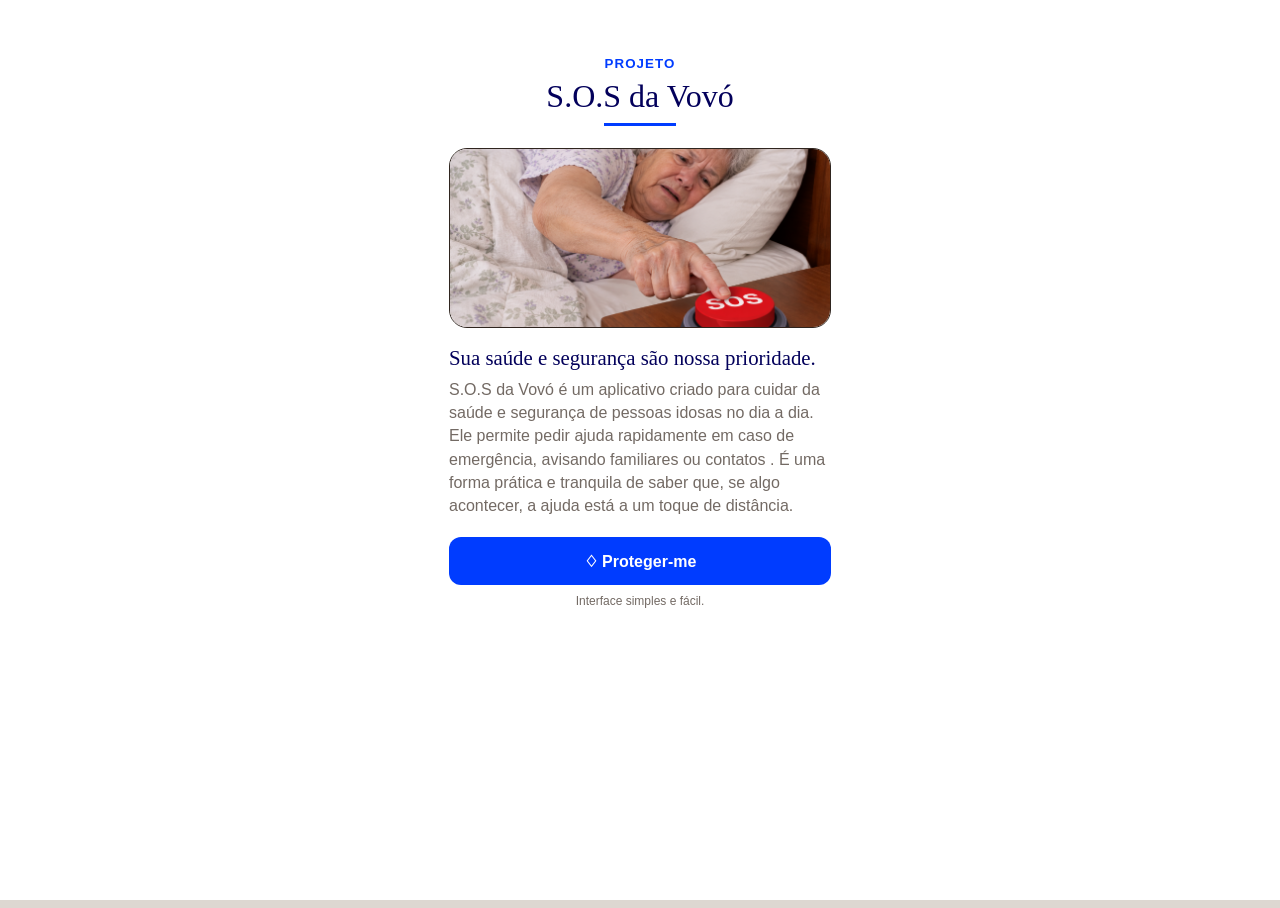
<file: index.html>
<!DOCTYPE html>
<html lang="pt-BR">
  <head>
    <meta charset="UTF-8" />
    <meta name="viewport" content="width=device-width, initial-scale=1.0" />
    <title>S.O.S da Vovó - Início</title>
    <link rel="stylesheet" href="css/style.css" />
  </head>
  <body>
    <section
      class="splash"
      id="splash-apresentacao"
      aria-label="Apresentação do aplicativo"
    >
      <div class="splash-caixa">
        <header class="splash-marca">
          <small>PROJETO</small>
          <h1>S.O.S da Vovó</h1>
        </header>

        <img
          class="splash-imagem"
          src="assets/S.O.S da Vovó.png"
          alt="Mulher idosa deitada apertando um botão de S.O.S"
          id="imagem-capa"
        />

        <h2 class="splash-titulo">
          Sua saúde e segurança são nossa prioridade.
        </h2>

        <p class="splash-descricao">
          S.O.S da Vovó é um aplicativo criado para cuidar da saúde e segurança
          de pessoas idosas no dia a dia. Ele permite pedir ajuda rapidamente em
          caso de emergência, avisando familiares ou contatos . É uma forma
          prática e tranquila de saber que, se algo acontecer, a ajuda está a um
          toque de distância.
        </p>

        <button class="botao-primario" id="Acessar " type="button">
          ♢ Proteger-me
        </button>

        <p class="splash-rodape">Interface simples e fácil.</p>
      </div>
    </section>

    <main class="app-shell" id="pagina-inicio">
      <div class="app-conteudo">
        <header class="boas-vindas" id="cabecalho-inicio">
          <div>
            <p class="texto-suave">Olá, querida senhora</p>
            <h1>Seu aplicativo está ativo</h1>
          </div>
          <span class="icone-circular" aria-hidden="true">♢</span>
        </header>

        <hr class="divisor" />

        <section aria-labelledby="titulo-acoes">
          <h2 id="titulo-acoes">O que deseja fazer agora?</h2>

          <div class="acoes-home">
            <a class="acao-home" id="atalho-analisar" href="analise.html">
              <article class="cartao">
                <span class="icone-circular">▣</span>
                <div>
                  <h3>Analisar uma Mensagem</h3>
                  <p>
                    Cole a conversa suspeita para descobrir se é um golpe de
                    impostor.
                  </p>
                </div>
              </article>
            </a>

            <a class="acao-home" id="atalho-verificar" href="verificar.html">
              <article class="cartao">
                <span class="icone-circular">♧</span>
                <div>
                  <h3>Verificar Perfil dele</h3>
                  <p>
                    Responda a perguntas rápidas sobre as promessas e
                    comportamentos dele.
                  </p>
                </div>
              </article>
            </a>
          </div>
        </section>

        <section aria-labelledby="titulo-historias">
          <h2 id="titulo-historias">Histórias comuns de golpe</h2>

          <div class="historias">
            <article class="historia-card" id="historia-engenheiro">
              <h3>⚠ O Falso Engenheiro de Petróleo</h3>
              <p>
                Diz trabalhar em alto-mar, declara amor rápido e pede ajuda para
                “liberar equipamentos”.
              </p>
            </article>

            <article class="historia-card" id="historia-militar">
              <h3>⚠ O Médico Militar Estrangeiro</h3>
              <p>
                Alega estar em missão de paz. Pede dinheiro para taxas de viagem
                ou envio de caixas secretas.
              </p>
            </article>
          </div>
        </section>
      </div>

      <nav class="navegacao-inferior" aria-label="Navegação principal">
        <a class="link-navegacao ativo" href="index.html" id="nav-inicio">
          <span class="icone-nav">⌂</span>
          <span>Início</span>
        </a>
        <a class="link-navegacao" href="analise.html" id="nav-analise">
          <span class="icone-nav">⌕</span>
          <span>Análise</span>
        </a>
        <a class="link-navegacao" href="verificar.html" id="nav-verificar">
          <span class="icone-nav">♢</span>
          <span>Verificar</span>
        </a>
        <a class="link-navegacao" href="ajuda.html" id="nav-ajuda">
          <span class="icone-nav">ⓘ</span>
          <span>Ajuda</span>
        </a>
      </nav>
    </main>

    <script src="js/script.js"></script>
  </body>
</html>
</file>
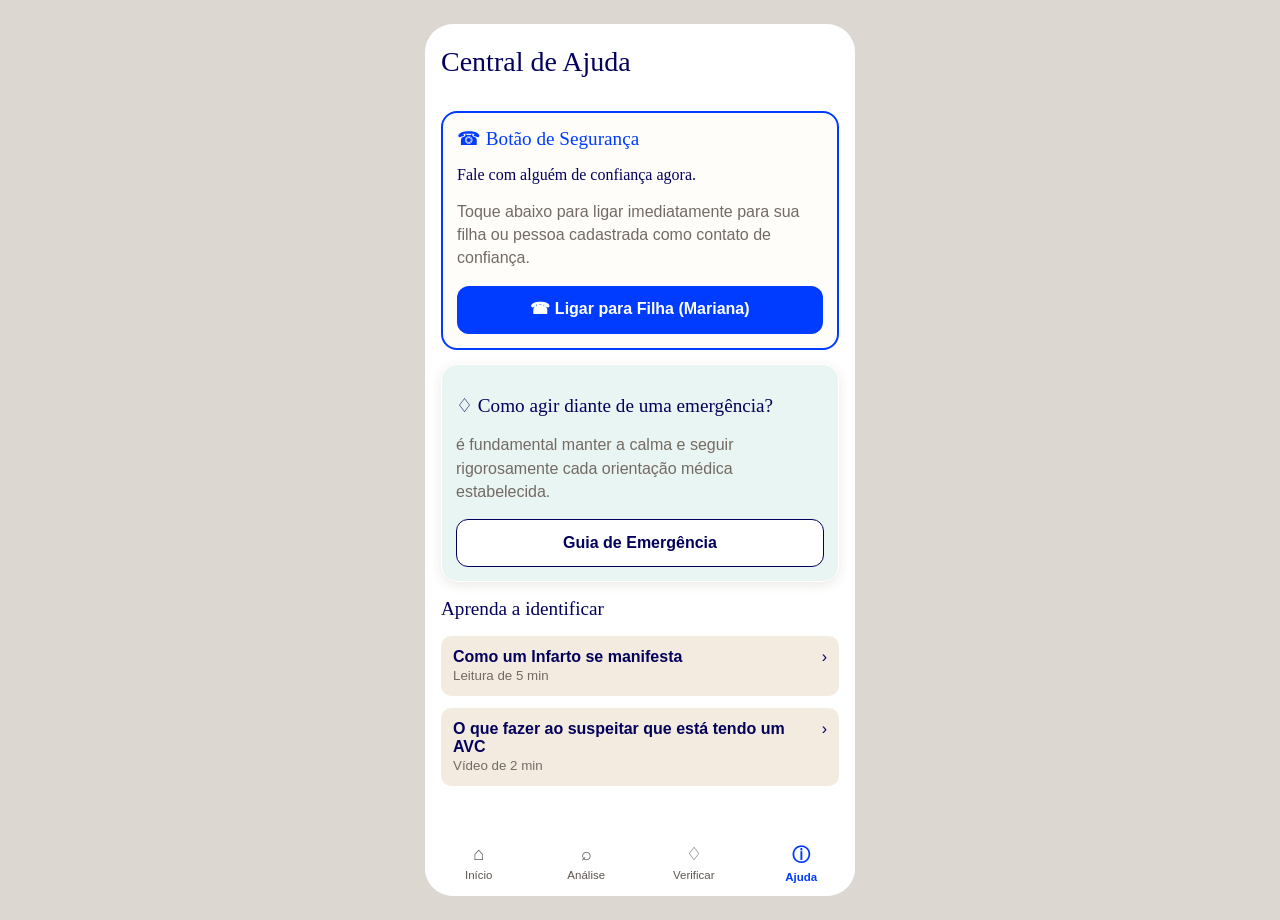
<file: ajuda.html>
<!DOCTYPE html>
<html lang="pt-BR">
  <head>
    <meta charset="UTF-8" />
    <meta name="viewport" content="width=device-width, initial-scale=1.0" />
    <title>S.O.S da Vovó - Ajuda</title>
    <link rel="stylesheet" href="css/style.css" />
  </head>
  <body>
    <main class="app-shell" id="pagina-ajuda">
      <div class="app-conteudo">
        <header>
          <h1>Central de Ajuda</h1>
          <hr class="divisor" />
        </header>

        <section class="bloco-emergencia" id="bloco-botao-seguranca">
          <h2>☎ Botão de Segurança</h2>
          <h3>Fale com alguém de confiança agora.</h3>
          <p class="texto-suave">
            Toque abaixo para ligar imediatamente para sua filha ou pessoa
            cadastrada como contato de confiança.
          </p>

          <a
            class="botao-perigo"
            id="botao-ligar-filha"
            href="tel:+550000000000"
            style="display: block; text-align: center; text-decoration: none"
          >
            ☎ Ligar para Filha (Mariana)
          </a>
        </section>

        <section class="cartao" id="bloco-denuncia" style="margin-top: 14px">
          <h2>♢ Como agir diante de uma emergência?</h2>
          <p class="texto-suave">
            é fundamental manter a calma e seguir rigorosamente cada orientação
            médica estabelecida.
          </p>
          <button
            class="botao-secundario"
            id="botao-guia-denuncia"
            type="button"
          >
            Guia de Emergência
          </button>
        </section>

        <section aria-labelledby="titulo-aprender">
          <h2 id="titulo-aprender">Aprenda a identificar</h2>

          <div class="lista-ajuda">
            <a class="link-artigo" id="artigo-golpistas" href="#">
              <span>
                <strong>Como um Infarto se manifesta</strong><br />
                <small class="texto-suave">Leitura de 5 min</small>
              </span>
              <span>›</span>
            </a>

            <a class="link-artigo" id="artigo-suspeita" href="#">
              <span>
                <strong>O que fazer ao suspeitar que está tendo um AVC</strong
                ><br />
                <small class="texto-suave">Vídeo de 2 min</small>
              </span>
              <span>›</span>
            </a>
          </div>
        </section>
      </div>

      <nav class="navegacao-inferior" aria-label="Navegação principal">
        <a class="link-navegacao" href="index.html" id="nav-inicio">
          <span class="icone-nav">⌂</span>
          <span>Início</span>
        </a>
        <a class="link-navegacao" href="analise.html" id="nav-analise">
          <span class="icone-nav">⌕</span>
          <span>Análise</span>
        </a>
        <a class="link-navegacao" href="verificar.html" id="nav-verificar">
          <span class="icone-nav">♢</span>
          <span>Verificar</span>
        </a>
        <a class="link-navegacao ativo" href="ajuda.html" id="nav-ajuda">
          <span class="icone-nav">ⓘ</span>
          <span>Ajuda</span>
        </a>
      </nav>
    </main>

    <script src="js/script.js"></script>
  </body>
</html>
</file>
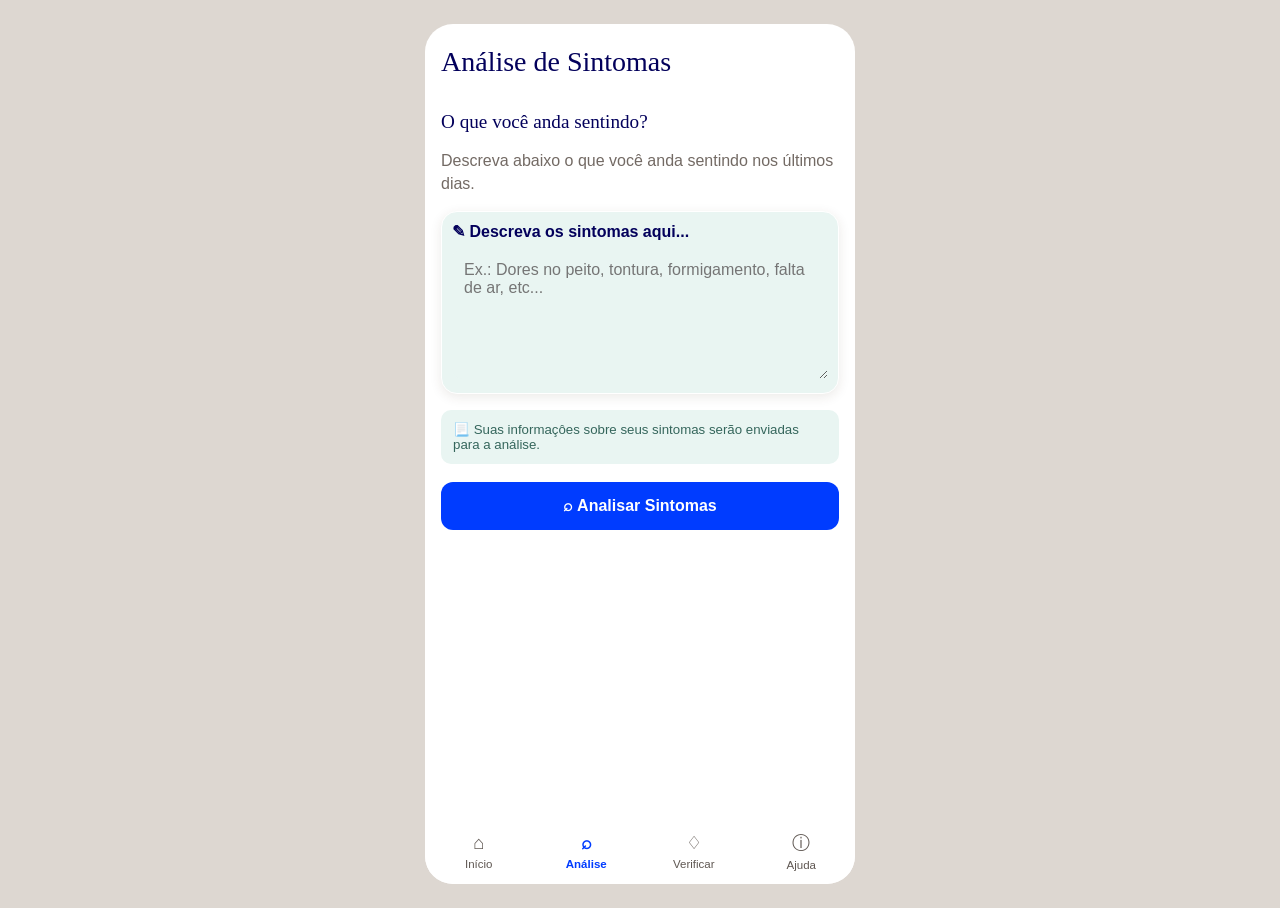
<file: analise.html>
<!DOCTYPE html>
<html lang="pt-BR">
  <head>
    <meta charset="UTF-8" />
    <meta name="viewport" content="width=device-width, initial-scale=1.0" />
    <title>S.O.S da Vovó - Análise</title>
    <link rel="stylesheet" href="css/style.css" />
  </head>
  <body>
    <main class="app-shell" id="pagina-analise">
      <div class="app-conteudo">
        <header>
          <h1>Análise de Sintomas</h1>
          <hr class="divisor" />
          <h2>O que você anda sentindo?</h2>
          <p class="texto-suave">
            Descreva abaixo o que você anda sentindo nos últimos dias.
          </p>
        </header>

        <form id="formulario-analise">
          <div class="cartao area-campo">
            <label for="mensagem-para-analisar"
              >✎ Descreva os sintomas aqui...</label
            >
            <textarea
              class="campo-mensagem"
              id="mensagem-para-analisar"
              name="mensagem"
              placeholder="Ex.: Dores no peito, tontura, formigamento, falta de ar, etc..."
              required
            ></textarea>
          </div>

          <div class="aviso-privacidade" id="aviso-privacidade">
            📃 Suas informaçôes sobre seus sintomas serão enviadas para a
            análise.
          </div>

          <button
            class="botao-primario"
            id="botao-analisar-mensagem"
            type="submit"
          >
            ⌕ Analisar Sintomas
          </button>

          <p
            class="mensagem-feedback"
            id="feedback-analise"
            aria-live="polite"
          ></p>
        </form>
      </div>

      <nav class="navegacao-inferior" aria-label="Navegação principal">
        <a class="link-navegacao" href="index.html" id="nav-inicio">
          <span class="icone-nav">⌂</span>
          <span>Início</span>
        </a>
        <a class="link-navegacao ativo" href="analise.html" id="nav-analise">
          <span class="icone-nav">⌕</span>
          <span>Análise</span>
        </a>
        <a class="link-navegacao" href="verificar.html" id="nav-verificar">
          <span class="icone-nav">♢</span>
          <span>Verificar</span>
        </a>
        <a class="link-navegacao" href="ajuda.html" id="nav-ajuda">
          <span class="icone-nav">ⓘ</span>
          <span>Ajuda</span>
        </a>
      </nav>
    </main>

    <script src="js/script.js"></script>
  </body>
</html>
</file>
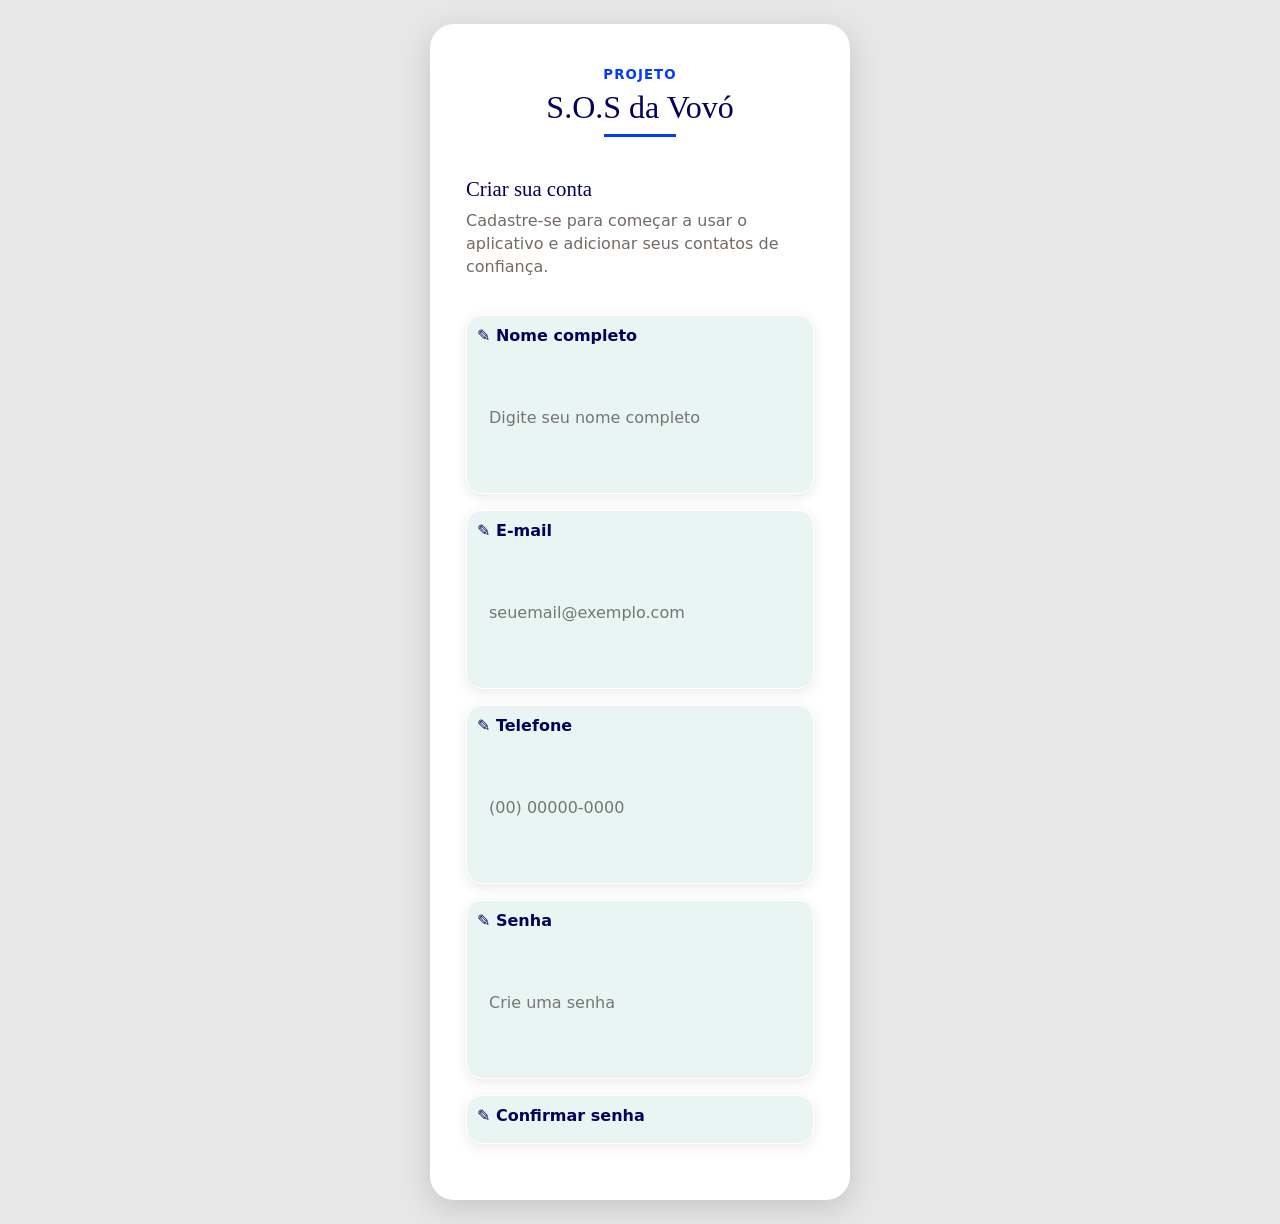
<file: cadastro.html>
<!DOCTYPE html>
<html lang="pt-BR">
  <head>
    <meta charset="UTF-8" />
    <meta name="viewport" content="width=device-width, initial-scale=1.0" />
    <title>S.O.S da Vovó - Cadastro</title>
    <link rel="stylesheet" href="css/style.css" />
    <style>
      /* Proporções de celular */
      * {
        box-sizing: border-box;
      }

      body {
        margin: 0;
        min-height: 100vh;
        background: #e7e7e7;
        display: flex;
        justify-content: center;
        font-family: system-ui, -apple-system, "Segoe UI", Roboto, sans-serif;
      }

      .splash {
        width: 100%;
        max-width: 420px;
        min-height: 100vh;
        margin: 0 auto;
        background: #fff;
        position: relative;
        overflow-x: hidden;
      }

      @media (min-width: 480px) {
        body {
          padding: 24px 0;
        }
        .splash {
          min-height: 90vh;
          border-radius: 24px;
          box-shadow: 0 8px 30px rgba(0, 0, 0, 0.15);
        }
      }

      .splash-caixa {
        padding: 24px 20px;
      }
    </style>
  </head>
  <body>
    <section class="splash" id="pagina-cadastro" aria-label="Tela de cadastro">
      <div class="splash-caixa">
        <header class="splash-marca">
          <small>PROJETO</small>
          <h1>S.O.S da Vovó</h1>
        </header>

        <h2 class="splash-titulo">Criar sua conta</h2>

        <p class="splash-descricao">
          Cadastre-se para começar a usar o aplicativo e adicionar seus contatos
          de confiança.
        </p>

        <form id="formulario-cadastro">
          <div class="cartao area-campo">
            <label for="cadastro-nome">✎ Nome completo</label>
            <input
              class="campo-mensagem"
              id="cadastro-nome"
              name="nome"
              type="text"
              placeholder="Digite seu nome completo"
              autocomplete="name"
              required
            />
          </div>

          <div class="cartao area-campo">
            <label for="cadastro-email">✎ E-mail</label>
            <input
              class="campo-mensagem"
              id="cadastro-email"
              name="email"
              type="email"
              placeholder="seuemail@exemplo.com"
              autocomplete="email"
              required
            />
          </div>

          <div class="cartao area-campo">
            <label for="cadastro-telefone">✎ Telefone</label>
            <input
              class="campo-mensagem"
              id="cadastro-telefone"
              name="telefone"
              type="tel"
              placeholder="(00) 00000-0000"
              autocomplete="tel"
              required
            />
          </div>

          <div class="cartao area-campo">
            <label for="cadastro-senha">✎ Senha</label>
            <input
              class="campo-mensagem"
              id="cadastro-senha"
              name="senha"
              type="password"
              placeholder="Crie uma senha"
              autocomplete="new-password"
              minlength="6"
              required
            />
          </div>

          <div class="cartao area-campo">
            <label for="cadastro-confirmar-senha">✎ Confirmar senha</label>
          </div>
        </form>
      </div>
    </section>
  </body>
</html>
</file>
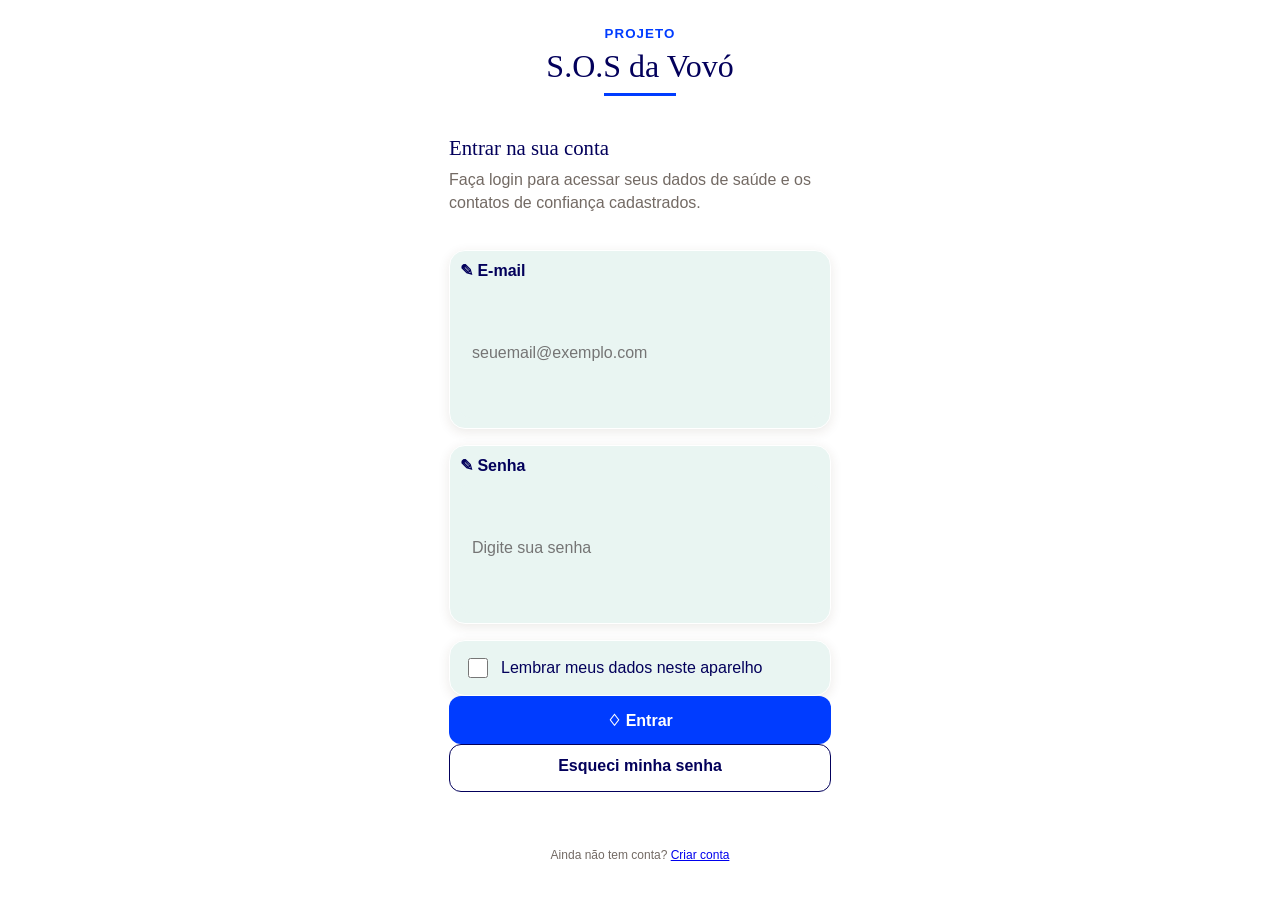
<file: login.html>
<!DOCTYPE html>
<html lang="pt-BR">
  <head>
    <meta charset="UTF-8" />
    <meta name="viewport" content="width=device-width, initial-scale=1.0" />
    <title>S.O.S da Vovó - Entrar</title>
    <link rel="stylesheet" href="css/style.css" />
  </head>
  <body>
    <section class="splash" id="pagina-login" aria-label="Tela de login">
      <div class="splash-caixa">
        <header class="splash-marca">
          <small>PROJETO</small>
          <h1>S.O.S da Vovó</h1>
        </header>

        <h2 class="splash-titulo">Entrar na sua conta</h2>

        <p class="splash-descricao">
          Faça login para acessar seus dados de saúde e os contatos de confiança
          cadastrados.
        </p>

        <form id="formulario-login">
          <div class="cartao area-campo">
            <label for="login-email">✎ E-mail</label>
            <input
              class="campo-mensagem"
              id="login-email"
              name="email"
              type="email"
              placeholder="seuemail@exemplo.com"
              autocomplete="email"
              required
            />
          </div>

          <div class="cartao area-campo">
            <label for="login-senha">✎ Senha</label>
            <input
              class="campo-mensagem"
              id="login-senha"
              name="senha"
              type="password"
              placeholder="Digite sua senha"
              autocomplete="current-password"
              required
            />
          </div>

          <label class="cartao opcao-perfil" for="login-lembrar">
            <input id="login-lembrar" name="lembrar" type="checkbox" />
            <span>Lembrar meus dados neste aparelho</span>
          </label>

          <button class="botao-primario" id="botao-entrar" type="submit">
            ♢ Entrar
          </button>

          <a
            class="botao-secundario"
            id="link-esqueci-senha"
            href="#"
            style="display: block; text-align: center; text-decoration: none"
          >
            Esqueci minha senha
          </a>

          <p
            class="mensagem-feedback"
            id="feedback-login"
            aria-live="polite"
          ></p>
        </form>

        <p class="splash-rodape">
          Ainda não tem conta?
          <a href="cadastro.html" id="link-criar-conta">Criar conta</a>
        </p>
      </div>
    </section>

    <script src="js/script.js"></script>
  </body>
</html>
</file>
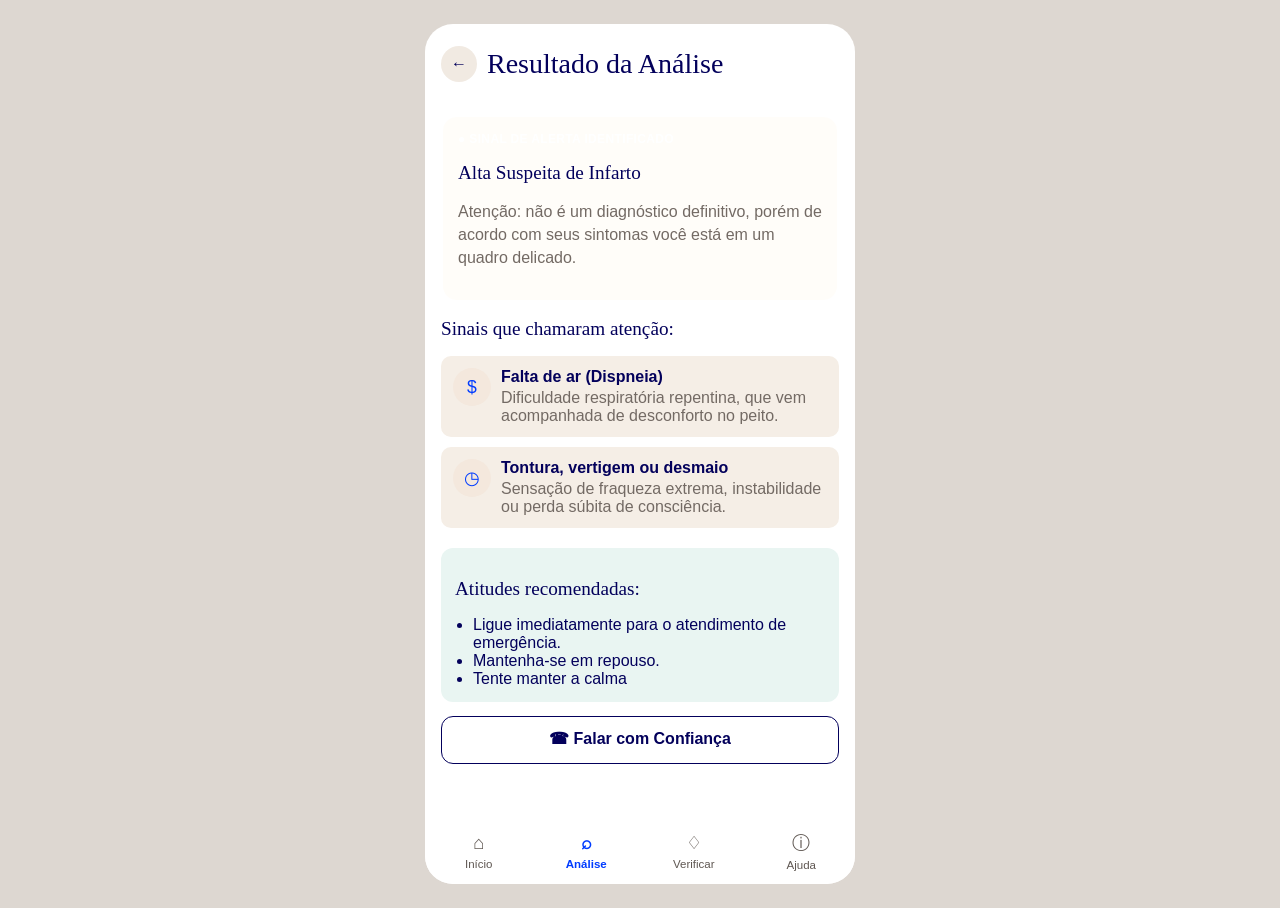
<file: resultado.html>
<!DOCTYPE html>
<html lang="pt-BR">
  <head>
    <meta charset="UTF-8" />
    <meta name="viewport" content="width=device-width, initial-scale=1.0" />
    <title>S.O.S da Vovó - Resultado</title>
    <link rel="stylesheet" href="css/style.css" />
  </head>
  <body>
    <main class="app-shell" id="pagina-resultado">
      <div class="app-conteudo">
        <header class="topo-pagina">
          <button
            class="botao-voltar"
            id="botao-voltar-resultado"
            data-acao="voltar"
            type="button"
            aria-label="Voltar"
          >
            ←
          </button>
          <h1>Resultado da Análise</h1>
        </header>

        <hr class="divisor" />

        <section class="resultado-box" id="resultado-principal">
          <div class="resultado-status">● Sinal de alerta identificado</div>
          <h2>Alta Suspeita de Infarto</h2>
          <p class="texto-suave">
            Atenção: não é um diagnóstico definitivo, porém de acordo com seus
            sintomas você está em um quadro delicado.
          </p>
        </section>

        <section aria-labelledby="titulo-sinais">
          <h2 id="titulo-sinais">Sinais que chamaram atenção:</h2>

          <div class="lista-sinais">
            <article class="sinal" id="sinal-dinheiro">
              <span class="icone-circular">$</span>
              <div>
                <strong>Falta de ar (Dispneia)</strong>
                <span class="texto-suave">
                  Dificuldade respiratória repentina, que vem acompanhada de
                  desconforto no peito.</span
                >
              </div>
            </article>

            <article class="sinal" id="sinal-urgencia">
              <span class="icone-circular">◷</span>
              <div>
                <strong>Tontura, vertigem ou desmaio</strong>
                <span class="texto-suave"
                  >Sensação de fraqueza extrema, instabilidade ou perda súbita
                  de consciência.</span
                >
              </div>
            </article>
          </div>
        </section>

        <section class="recomendacoes" id="bloco-recomendacoes">
          <h2>Atitudes recomendadas:</h2>
          <ul>
            <li>Ligue imediatamente para o atendimento de emergência.</li>
            <li>Mantenha-se em repouso.</li>
            <li>Tente manter a calma</li>
          </ul>
        </section>

        <a
          class="botao-secundario"
          id="botao-falar-confianca"
          href="tel:+550000000000"
          style="display: block; text-align: center; text-decoration: none"
        >
          ☎ Falar com Confiança
        </a>
      </div>

      <nav class="navegacao-inferior" aria-label="Navegação principal">
        <a class="link-navegacao" href="index.html" id="nav-inicio">
          <span class="icone-nav">⌂</span>
          <span>Início</span>
        </a>
        <a class="link-navegacao ativo" href="analise.html" id="nav-analise">
          <span class="icone-nav">⌕</span>
          <span>Análise</span>
        </a>
        <a class="link-navegacao" href="verificar.html" id="nav-verificar">
          <span class="icone-nav">♢</span>
          <span>Verificar</span>
        </a>
        <a class="link-navegacao" href="ajuda.html" id="nav-ajuda">
          <span class="icone-nav">ⓘ</span>
          <span>Ajuda</span>
        </a>
      </nav>
    </main>

    <script src="js/script.js"></script>
  </body>
</html>
</file>
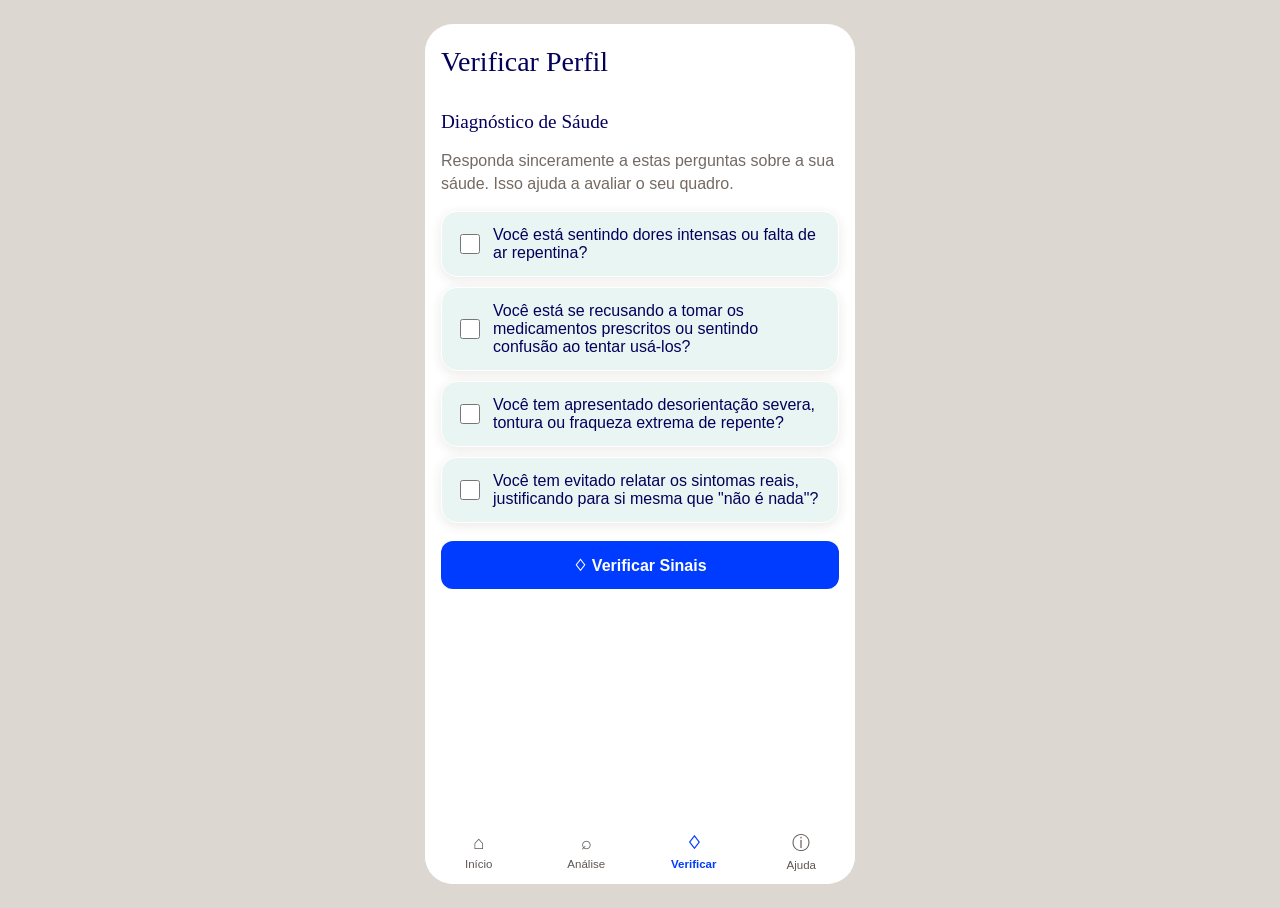
<file: verificar.html>
<!DOCTYPE html>
<html lang="pt-BR">
  <head>
    <meta charset="UTF-8" />
    <meta name="viewport" content="width=device-width, initial-scale=1.0" />
    <title>S.O.S da Vovó - Verificar Perfil</title>
    <link rel="stylesheet" href="css/style.css" />
  </head>
  <body>
    <main class="app-shell" id="pagina-verificar">
      <div class="app-conteudo">
        <header>
          <h1>Verificar Perfil</h1>
          <hr class="divisor" />
          <h2>Diagnóstico de Sáude</h2>
          <p class="texto-suave">
            Responda sinceramente a estas perguntas sobre a sua sáude. Isso
            ajuda a avaliar o seu quadro.
          </p>
        </header>

        <form id="formulario-perfil">
          <div class="opcoes-perfil">
            <label class="cartao opcao-perfil" for="perfil-favor-financeiro">
              <input
                id="perfil-favor-financeiro"
                name="sinais"
                type="checkbox"
              />
              <span
                >Você está sentindo dores intensas ou falta de ar
                repentina?</span
              >
            </label>

            <label class="cartao opcao-perfil" for="perfil-recusa-video">
              <input id="perfil-recusa-video" name="sinais" type="checkbox" />
              <span
                >Você está se recusando a tomar os medicamentos prescritos ou
                sentindo confusão ao tentar usá-los?
              </span>
            </label>

            <label class="cartao opcao-perfil" for="perfil-amor-rapido">
              <input id="perfil-amor-rapido" name="sinais" type="checkbox" />
              <span
                >Você tem apresentado desorientação severa, tontura ou fraqueza
                extrema de repente?</span
              >
            </label>

            <label class="cartao opcao-perfil" for="perfil-evita-encontro">
              <input id="perfil-evita-encontro" name="sinais" type="checkbox" />
              <span
                >Você tem evitado relatar os sintomas reais, justificando para
                si mesma que "não é nada"?</span
              >
            </label>
          </div>

          <button
            class="botao-primario"
            id="botao-verificar-sinais"
            type="submit"
          >
            ♢ Verificar Sinais
          </button>

          <div
            class="resultado-perfil"
            id="resultado-perfil"
            aria-live="polite"
          ></div>

          <p class="splash-rodape"></p>
        </form>
      </div>

      <nav class="navegacao-inferior" aria-label="Navegação principal">
        <a class="link-navegacao" href="index.html" id="nav-inicio">
          <span class="icone-nav">⌂</span>
          <span>Início</span>
        </a>
        <a class="link-navegacao" href="analise.html" id="nav-analise">
          <span class="icone-nav">⌕</span>
          <span>Análise</span>
        </a>
        <a
          class="link-navegacao ativo"
          href="verificar.html"
          id="nav-verificar"
        >
          <span class="icone-nav">♢</span>
          <span>Verificar</span>
        </a>
        <a class="link-navegacao" href="ajuda.html" id="nav-ajuda">
          <span class="icone-nav">ⓘ</span>
          <span>Ajuda</span>
        </a>
      </nav>
    </main>

    <script src="js/script.js"></script>
  </body>
</html>
</file>
<file: css/style.css>
:root {
  --cor-fundo: #ffffff;
  --cor-cartao: #e9f5f2;
  --cor-primaria: #003cff;
  --cor-primaria-escura: #000067;
  --cor-texto: #03005b;
  --cor-texto-suave: #736a64;
  --cor-borda: #ffffff;
  --cor-destaque: #ffffff;
  --cor-sucesso-fundo: #e9f5f2;
  --cor-alerta-fundo: #fff7ed;
  --cor-sombra: rgba(71, 47, 32, 0.1);
  --raio: 16px;
}

* {
  box-sizing: border-box;
}

html {
  font-size: 16px;
}

body {
  margin: 0;
  min-height: 100vh;
  font-family: Arial, Helvetica, sans-serif;
  color: var(--cor-texto);
  background: #ddd7d1;
}

button,
textarea,
input {
  font: inherit;
}

button,
a {
  -webkit-tap-highlight-color: transparent;
}

.app-shell {
  width: min(100%, 430px);
  min-height: 100vh;
  margin: 0 auto;
  background: var(--cor-fundo);
  position: relative;
  padding-bottom: 84px;
  overflow-x: hidden;
}

.app-conteudo {
  padding: 22px 16px 26px;
}

.titulo-serif,
h1,
h2,
h3 {
  font-family: Georgia, "Times New Roman", serif;
  font-weight: 400;
}

h1 {
  font-size: 1.75rem;
  margin: 0;
}

h2 {
  font-size: 1.2rem;
}

h3 {
  font-size: 1rem;
}

p {
  line-height: 1.45;
}

.texto-suave {
  color: var(--cor-texto-suave);
}

.divisor {
  border: 0;
  border-top: 1px solid var(--cor-borda);
  margin: 14px 0 18px;
}

.topo-pagina {
  display: flex;
  align-items: center;
  gap: 10px;
}

.botao-voltar {
  width: 36px;
  height: 36px;
  border: 0;
  border-radius: 50%;
  background: #f1eae2;
  color: var(--cor-texto);
  cursor: pointer;
}

.botao-primario,
.botao-secundario,
.botao-perigo {
  width: 100%;
  min-height: 48px;
  border-radius: 12px;
  border: 1px solid transparent;
  padding: 12px 16px;
  cursor: pointer;
  font-weight: 700;
  transition: transform 0.15s ease, background 0.15s ease;
}

.botao-primario {
  background: var(--cor-primaria);
  color: white;
}

.botao-primario:hover {
  background: var(--cor-primaria-escura);
}

.botao-secundario {
  background: white;
  color: var(--cor-texto);
  border-color: var(--cor-texto);
}

.botao-perigo {
  background: var(--cor-primaria);
  color: white;
}

.botao-primario:active,
.botao-secundario:active,
.botao-perigo:active {
  transform: scale(0.99);
}

.cartao {
  background: var(--cor-cartao);
  border: 1px solid var(--cor-borda);
  border-radius: var(--raio);
  box-shadow: 0 3px 12px var(--cor-sombra);
  padding: 14px;
}

.icone-circular {
  width: 38px;
  height: 38px;
  flex: 0 0 38px;
  border-radius: 50%;
  display: grid;
  place-items: center;
  background: #f4e8dd;
  color: var(--cor-primaria);
  font-size: 1.1rem;
}

.linha-cartao {
  display: flex;
  align-items: flex-start;
  gap: 12px;
}

.navegacao-inferior {
  position: absolute;
  bottom: 0;
  left: 0;
  right: 0;
  min-height: 68px;
  background: rgba(255, 255, 255, 0.96);
  border-top: 1px solid var(--cor-borda);
  display: grid;
  grid-template-columns: repeat(4, 1fr);
  z-index: 10;
}

.link-navegacao {
  text-decoration: none;
  color: #5f5752;
  display: grid;
  place-items: center;
  align-content: center;
  gap: 4px;
  font-size: 0.72rem;
  padding: 8px 2px;
}

.link-navegacao.ativo {
  color: var(--cor-primaria);
  font-weight: 700;
}

.icone-nav {
  font-size: 1.15rem;
}

.splash {
  position: fixed;
  inset: 0;
  background: var(--cor-fundo);
  z-index: 100;
  display: grid;
  place-items: center;
  padding: 16px;
}

.splash.oculto {
  display: none;
}

.splash-caixa {
  width: min(100%, 430px);
  min-height: 100vh;
  background: var(--cor-fundo);
  padding: 34px 24px;
  display: flex;
  flex-direction: column;
  justify-content: flex-start;
}

.splash-marca {
  text-align: center;
  margin-bottom: 22px;
}

.splash-marca small {
  color: var(--cor-primaria);
  font-weight: 700;
  letter-spacing: 0.08em;
}

.splash-marca h1 {
  font-size: 2rem;
  margin-top: 6px;
}

.splash-marca h1::after {
  content: "";
  display: block;
  width: 72px;
  height: 3px;
  margin: 8px auto 0;
  background: var(--cor-primaria);
}

.splash-imagem {
  width: 100%;
  height: 180px;
  object-fit: cover;
  border-radius: 18px;
  border: 1px solid #2f251f;
}

.splash-titulo {
  font-size: 1.3rem;
  margin: 18px 0 8px;
}

.splash-descricao {
  color: var(--cor-texto-suave);
  margin: 0 0 20px;
}

.splash-rodape {
  text-align: center;
  font-size: 0.75rem;
  color: var(--cor-texto-suave);
  margin-top: 8px;
}

.boas-vindas {
  display: flex;
  justify-content: space-between;
  gap: 12px;
  align-items: flex-start;
}

.boas-vindas p {
  margin: 0 0 2px;
}

.acoes-home {
  display: grid;
  gap: 12px;
  margin: 16px 0 28px;
}

.acao-home {
  text-decoration: none;
  color: inherit;
}

.acao-home .cartao {
  display: flex;
  align-items: flex-start;
  gap: 12px;
}

.acao-home h3,
.historia-card h3 {
  margin: 2px 0 6px;
}

.acao-home p,
.historia-card p {
  margin: 0;
  font-size: 0.85rem;
  color: var(--cor-texto-suave);
}

.historias {
  display: grid;
  gap: 8px;
}

.historia-card {
  background: #f3ebe0;
  border-radius: 12px;
  padding: 12px;
}

.campo-mensagem {
  width: 100%;
  min-height: 130px;
  resize: vertical;
  border: 0;
  outline: none;
  background: #e9f5f2;
  border-radius: 10px;
  padding: 12px;
  color: var(--cor-texto);
}

.area-campo {
  padding: 10px;
  margin: 16px 0;
}

.area-campo label {
  display: block;
  font-weight: 700;
  margin-bottom: 8px;
}

.aviso-privacidade {
  background: var(--cor-sucesso-fundo);
  border-radius: 10px;
  padding: 12px;
  font-size: 0.83rem;
  color: #35665c;
  margin: 12px 0 18px;
}

.resultado-box {
  border: 2px solid var(--cor-destaque);
  border-radius: 16px;
  padding: 15px;
  background: #fffdf9;
}

.resultado-status {
  color: var(--cor-destaque);
  text-transform: uppercase;
  font-size: 0.75rem;
  font-weight: 700;
  letter-spacing: 0.03em;
}

.lista-sinais {
  display: grid;
  gap: 10px;
  margin: 12px 0 20px;
}

.sinal {
  display: flex;
  gap: 10px;
  align-items: flex-start;
  background: #f5eee6;
  border-radius: 10px;
  padding: 12px;
}

.sinal strong {
  display: block;
  margin-bottom: 3px;
}

.recomendacoes {
  background: var(--cor-sucesso-fundo);
  border-radius: 12px;
  padding: 14px;
  margin-bottom: 14px;
}

.recomendacoes ul {
  margin: 8px 0 0;
  padding-left: 18px;
}

.opcoes-perfil {
  display: grid;
  gap: 10px;
  margin: 14px 0 18px;
}

.opcao-perfil {
  display: flex;
  align-items: center;
  gap: 10px;
  cursor: pointer;
}

.opcao-perfil input {
  width: 20px;
  height: 20px;
  accent-color: var(--cor-primaria);
}

.opcao-perfil span {
  flex: 1;
}

.resultado-perfil {
  margin-top: 14px;
  background: var(--cor-alerta-fundo);
  border: 1px solid #f3c983;
  border-radius: 12px;
  padding: 12px;
  display: none;
}

.resultado-perfil.visivel {
  display: block;
}

.bloco-emergencia {
  border: 2px solid var(--cor-primaria);
  border-radius: 16px;
  padding: 14px;
  background: #fffdf9;
}

.bloco-emergencia h2 {
  color: var(--cor-primaria);
  margin-top: 0;
}

.lista-ajuda {
  margin-top: 14px;
  display: grid;
  gap: 12px;
}

.link-artigo {
  display: flex;
  justify-content: space-between;
  gap: 12px;
  text-decoration: none;
  color: inherit;
  background: #f3ebe0;
  padding: 12px;
  border-radius: 10px;
}

.mensagem-feedback {
  margin-top: 12px;
  font-size: 0.9rem;
  min-height: 20px;
}

@media (min-width: 700px) {
  body {
    padding: 24px 0;
  }

  .app-shell,
  .splash-caixa {
    min-height: 860px;
    border-radius: 28px;
    overflow: hidden;
  }

  .navegacao-inferior {
    position: absolute;
  }
}
</file>
